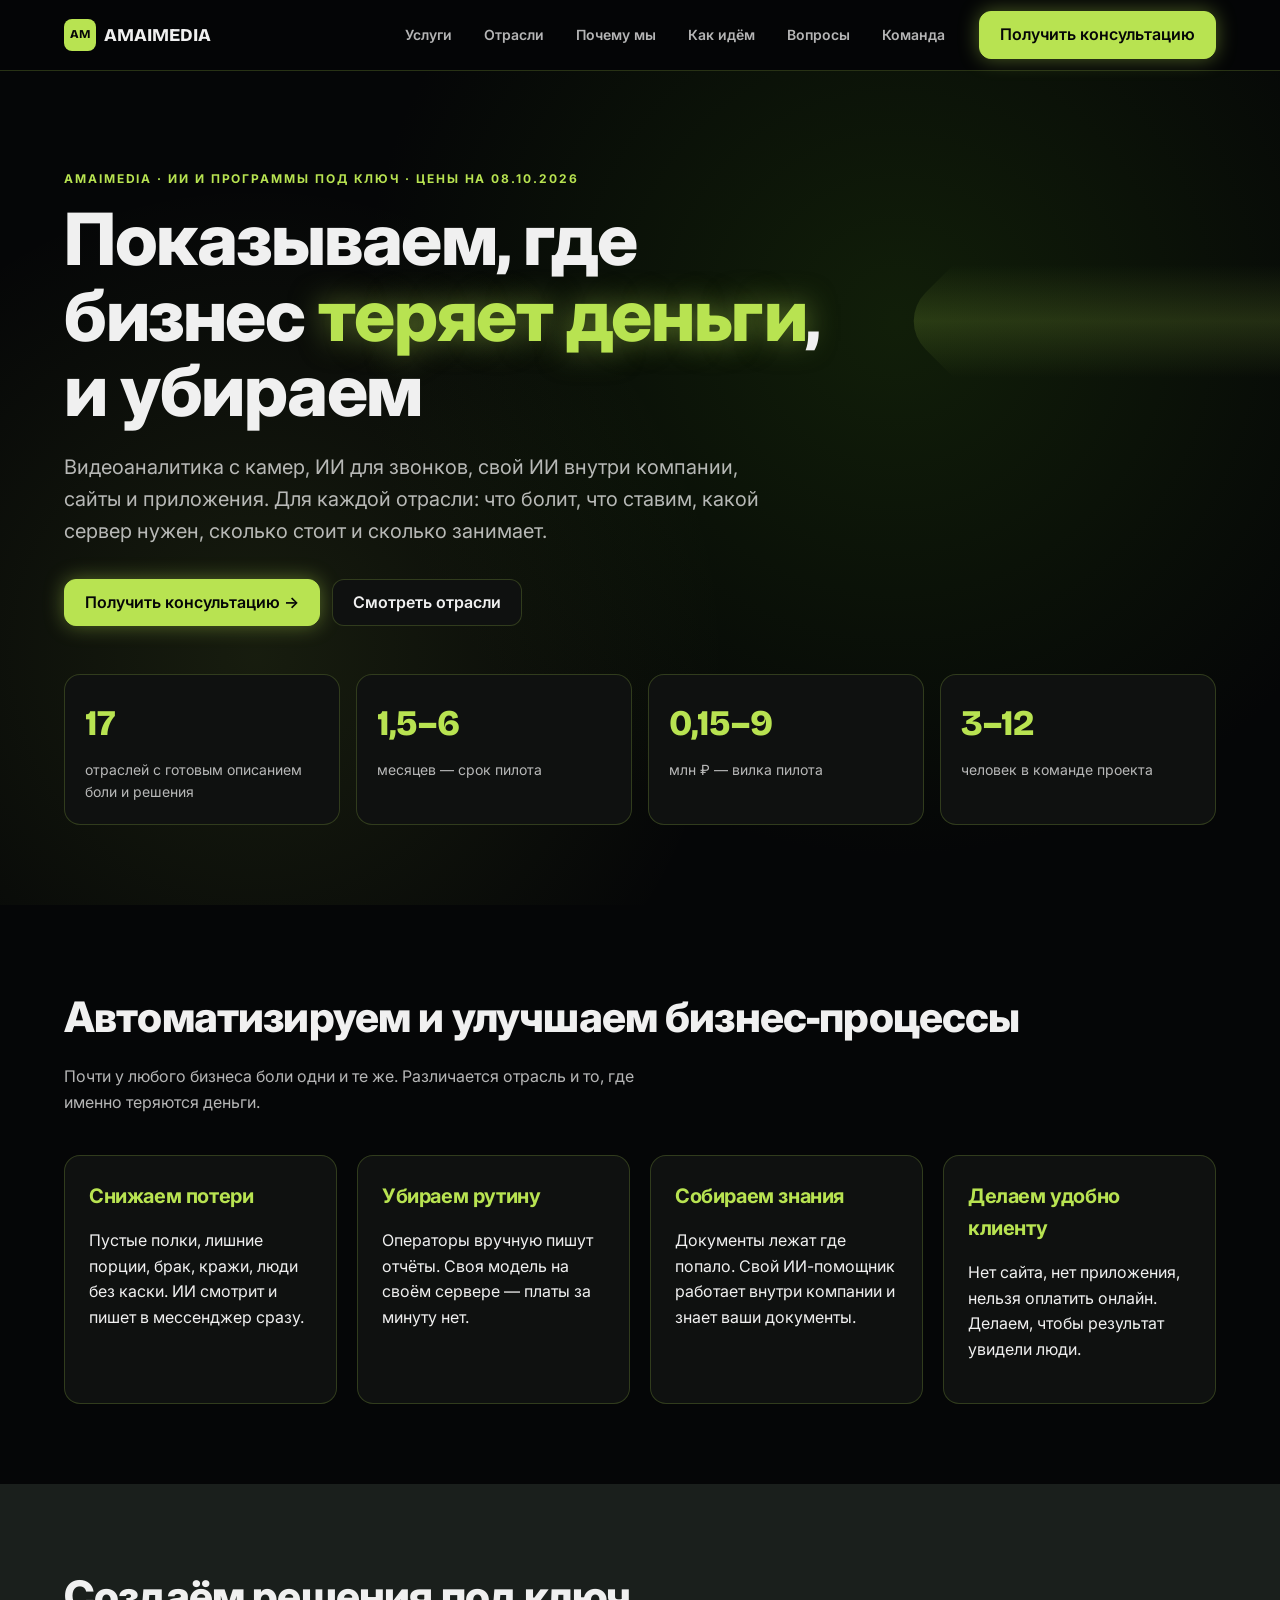
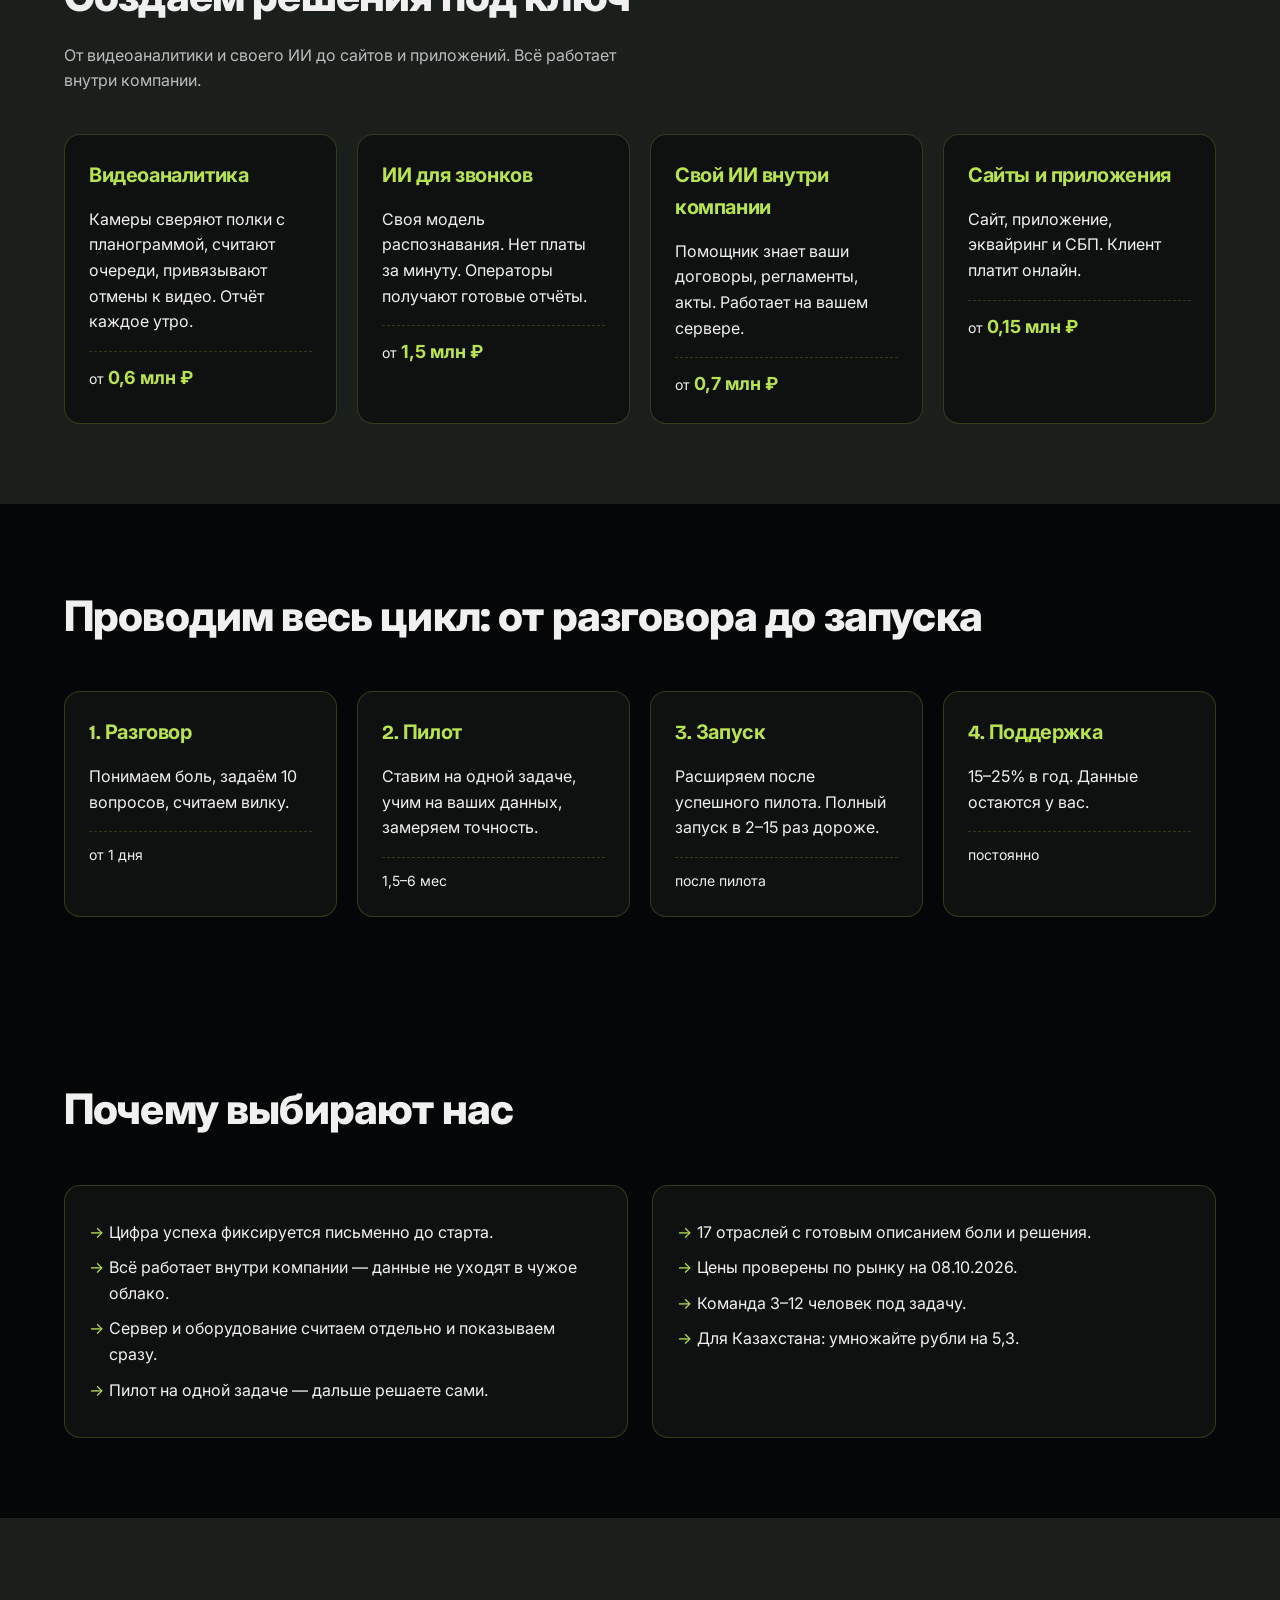
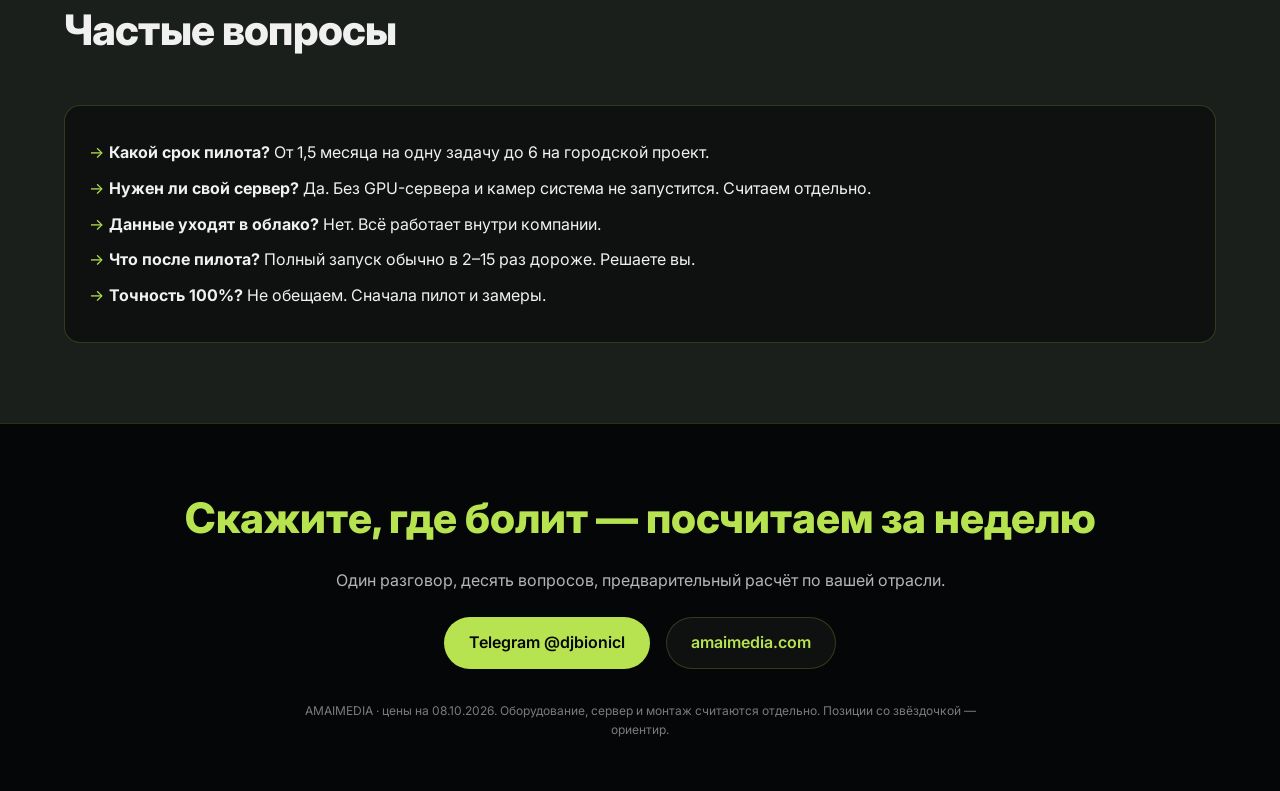
<file: index.html>
<!DOCTYPE html>
<html lang="ru">
<head>
  <meta charset="utf-8">
  <meta name="viewport" content="width=device-width, initial-scale=1">
  <title>AMAIMEDIA — ИИ и программы под ключ для бизнеса</title>
  <meta name="description" content="Показываем, где бизнес теряет деньги, и убираем. Видеоаналитика, ИИ для звонков, свой ИИ, сайты и приложения.">
  <link rel="preconnect" href="https://fonts.googleapis.com">
  <link href="https://fonts.googleapis.com/css2?family=Bricolage+Grotesque:wght@600;700;800&family=Inter:wght@400;500;600;700&display=swap" rel="stylesheet">
  <link rel="stylesheet" href="styles.css">
</head>
<body>
  <header class="topbar">
    <div class="wrap">
      <div class="logo"><span>AM</span> AMAIMEDIA</div>
      <nav>
        <a href="#uslugi">Услуги</a>
        <a href="industries.html">Отрасли</a>
        <a href="#pochemu">Почему мы</a>
        <a href="#kak">Как идём</a>
        <a href="#voprosy">Вопросы</a>
        <a href="about.html">Команда</a>
      </nav>
      <a href="https://t.me/djbionicl" class="btn primary" target="_blank">Получить консультацию</a>
    </div>
  </header>
  <section class="hero">
    <div class="wrap">
      <div style="font:700 12px Inter; letter-spacing:0.16em; text-transform:uppercase; color:var(--accent); margin-bottom:18px;">AMAIMEDIA · ИИ и программы под ключ · цены на 08.10.2026</div>
      <h1>Показываем, где бизнес <span>теряет деньги</span>, и убираем</h1>
      <p class="lead">Видеоаналитика с камер, ИИ для звонков, свой ИИ внутри компании, сайты и приложения. Для каждой отрасли: что болит, что ставим, какой сервер нужен, сколько стоит и сколько занимает.</p>
      <div style="display:flex; gap:12px; flex-wrap:wrap; align-items:center;">
        <a href="https://t.me/djbionicl" class="btn primary" target="_blank">Получить консультацию →</a>
        <a href="industries.html" class="btn">Смотреть отрасли</a>
      </div>
      <div class="kpis">
        <div class="kpi"><div class="v">17</div><div class="k">отраслей с готовым описанием боли и решения</div></div>
        <div class="kpi"><div class="v">1,5–6</div><div class="k">месяцев — срок пилота</div></div>
        <div class="kpi"><div class="v">0,15–9</div><div class="k">млн ₽ — вилка пилота</div></div>
        <div class="kpi"><div class="v">3–12</div><div class="k">человек в команде проекта</div></div>
      </div>
    </div>
  </section>
  <section id="boli">
    <div class="wrap">
      <div class="sh">
        <h2>Автоматизируем и улучшаем бизнес-процессы</h2>
        <p>Почти у любого бизнеса боли одни и те же. Различается отрасль и то, где именно теряются деньги.</p>
      </div>
      <div class="cards">
        <div class="card"><h3>Снижаем потери</h3><p>Пустые полки, лишние порции, брак, кражи, люди без каски. ИИ смотрит и пишет в мессенджер сразу.</p></div>
        <div class="card"><h3>Убираем рутину</h3><p>Операторы вручную пишут отчёты. Своя модель на своём сервере — платы за минуту нет.</p></div>
        <div class="card"><h3>Собираем знания</h3><p>Документы лежат где попало. Свой ИИ-помощник работает внутри компании и знает ваши документы.</p></div>
        <div class="card"><h3>Делаем удобно клиенту</h3><p>Нет сайта, нет приложения, нельзя оплатить онлайн. Делаем, чтобы результат увидели люди.</p></div>
      </div>
    </div>
  </section>
  <section id="uslugi" style="background:var(--surface2);">
    <div class="wrap">
      <div class="sh">
        <h2>Создаём решения под ключ</h2>
        <p>От видеоаналитики и своего ИИ до сайтов и приложений. Всё работает внутри компании.</p>
      </div>
      <div class="cards">
        <div class="card"><h3>Видеоаналитика</h3><p>Камеры сверяют полки с планограммой, считают очереди, привязывают отмены к видео. Отчёт каждое утро.</p><div class="from">от <b>0,6 млн ₽</b></div></div>
        <div class="card"><h3>ИИ для звонков</h3><p>Своя модель распознавания. Нет платы за минуту. Операторы получают готовые отчёты.</p><div class="from">от <b>1,5 млн ₽</b></div></div>
        <div class="card"><h3>Свой ИИ внутри компании</h3><p>Помощник знает ваши договоры, регламенты, акты. Работает на вашем сервере.</p><div class="from">от <b>0,7 млн ₽</b></div></div>
        <div class="card"><h3>Сайты и приложения</h3><p>Сайт, приложение, эквайринг и СБП. Клиент платит онлайн.</p><div class="from">от <b>0,15 млн ₽</b></div></div>
      </div>
    </div>
  </section>
  <section id="kak">
    <div class="wrap">
      <div class="sh"><h2>Проводим весь цикл: от разговора до запуска</h2></div>
      <div class="cards">
        <div class="card"><h3>1. Разговор</h3><p>Понимаем боль, задаём 10 вопросов, считаем вилку.</p><div class="from">от 1 дня</div></div>
        <div class="card"><h3>2. Пилот</h3><p>Ставим на одной задаче, учим на ваших данных, замеряем точность.</p><div class="from">1,5–6 мес</div></div>
        <div class="card"><h3>3. Запуск</h3><p>Расширяем после успешного пилота. Полный запуск в 2–15 раз дороже.</p><div class="from">после пилота</div></div>
        <div class="card"><h3>4. Поддержка</h3><p>15–25% в год. Данные остаются у вас.</p><div class="from">постоянно</div></div>
      </div>
    </div>
  </section>
  <section id="pochemu">
    <div class="wrap">
      <div class="sh"><h2>Почему выбирают нас</h2></div>
      <div class="grid2">
        <div class="plain"><ul><li>Цифра успеха фиксируется письменно до старта.</li><li>Всё работает внутри компании — данные не уходят в чужое облако.</li><li>Сервер и оборудование считаем отдельно и показываем сразу.</li><li>Пилот на одной задаче — дальше решаете сами.</li></ul></div>
        <div class="plain"><ul><li>17 отраслей с готовым описанием боли и решения.</li><li>Цены проверены по рынку на 08.10.2026.</li><li>Команда 3–12 человек под задачу.</li><li>Для Казахстана: умножайте рубли на 5,3.</li></ul></div>
      </div>
    </div>
  </section>
  <section id="voprosy" style="background:var(--surface2);">
    <div class="wrap">
      <div class="sh"><h2>Частые вопросы</h2></div>
      <div class="plain"><ul>
        <li><b>Какой срок пилота?</b> От 1,5 месяца на одну задачу до 6 на городской проект.</li>
        <li><b>Нужен ли свой сервер?</b> Да. Без GPU-сервера и камер система не запустится. Считаем отдельно.</li>
        <li><b>Данные уходят в облако?</b> Нет. Всё работает внутри компании.</li>
        <li><b>Что после пилота?</b> Полный запуск обычно в 2–15 раз дороже. Решаете вы.</li>
        <li><b>Точность 100%?</b> Не обещаем. Сначала пилот и замеры.</li>
      </ul></div>
    </div>
  </section>
  <footer>
    <div class="wrap">
      <div class="fm">Скажите, где болит — посчитаем за неделю</div>
      <p style="color:var(--text2); margin:16px 0 24px;">Один разговор, десять вопросов, предварительный расчёт по вашей отрасли.</p>
      <div class="cont">
        <a class="primary" href="https://t.me/djbionicl" target="_blank">Telegram @djbionicl</a>
        <a href="https://amaimedia.com" target="_blank">amaimedia.com</a>
      </div>
      <p style="font-size:12px; color:var(--muted); margin-top:32px; max-width:720px; margin-left:auto; margin-right:auto;">AMAIMEDIA · цены на 08.10.2026. Оборудование, сервер и монтаж считаются отдельно. Позиции со звёздочкой — ориентир.</p>
    </div>
  </footer>
</body>
</html>
</file>
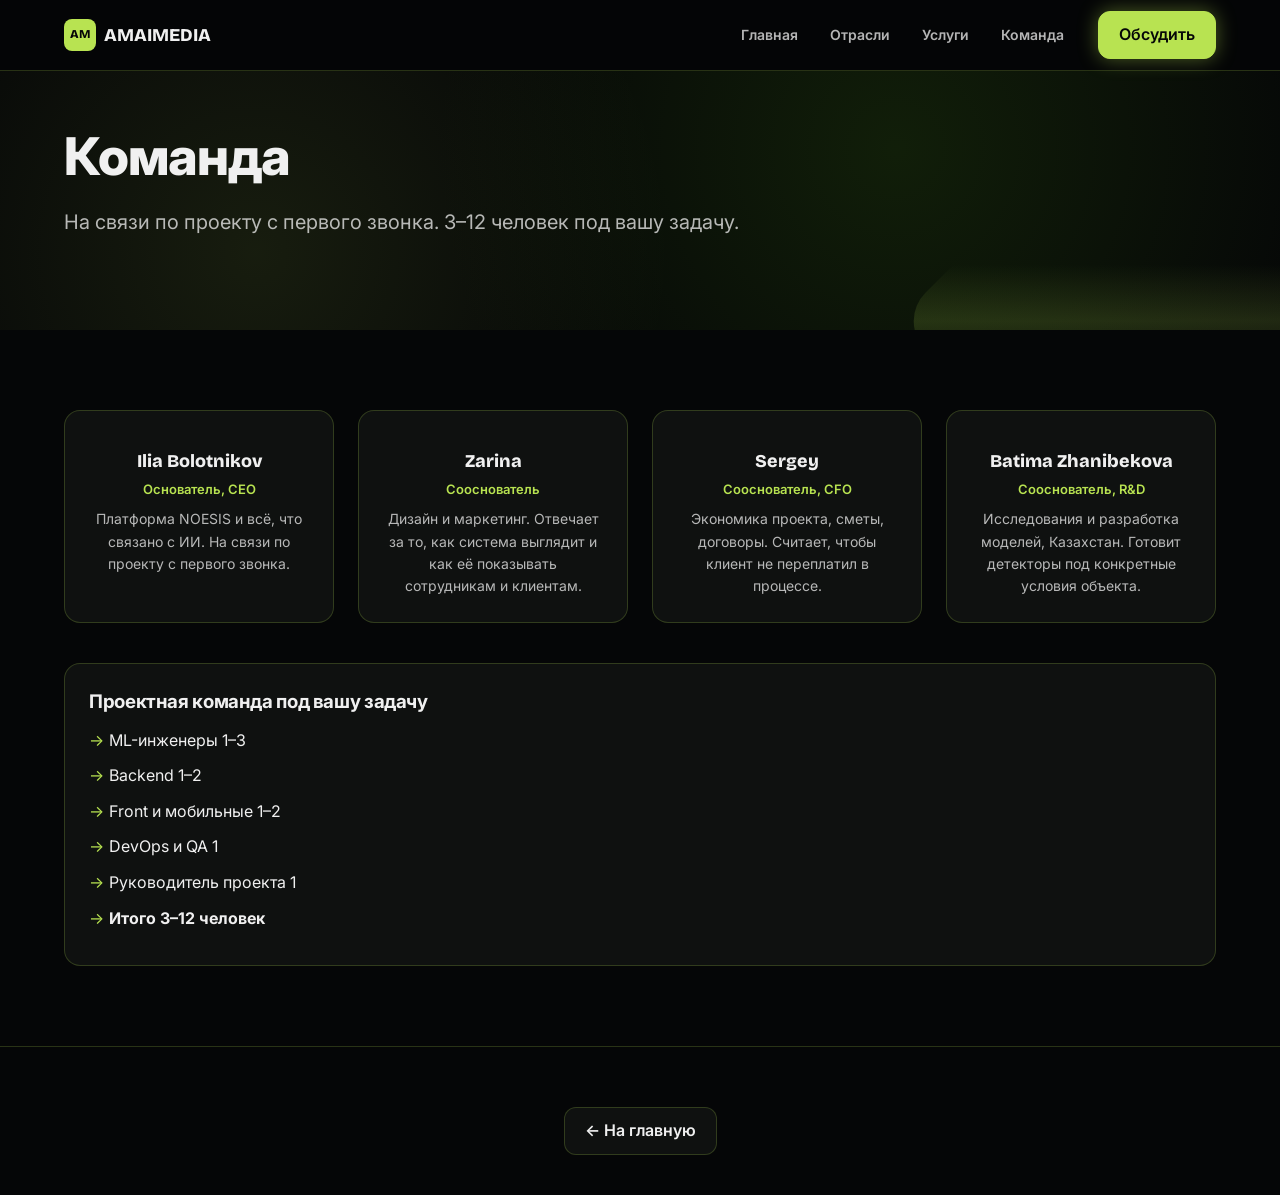
<file: about.html>
<!DOCTYPE html>
<html lang="ru">
<head>
  <meta charset="utf-8">
  <meta name="viewport" content="width=device-width, initial-scale=1">
  <title>Команда — AMAIMEDIA</title>
  <link href="https://fonts.googleapis.com/css2?family=Bricolage+Grotesque:wght@600;700;800&family=Inter:wght@400;500;600&display=swap" rel="stylesheet">
  <link rel="stylesheet" href="styles.css">
  <style>
    .team { display:grid; grid-template-columns:repeat(auto-fit,minmax(220px,1fr)); gap:24px; }
    .pers { background:var(--surface); border:1px solid var(--line); border-radius:16px; padding:24px; text-align:center; }
    .pers .nm { font-family:var(--display); font-weight:800; font-size:18px; margin-top:12px; }
    .pers .rl { color:var(--accent); font-size:13px; font-weight:600; margin:4px 0 8px; }
    .pers .bio { font-size:14px; color:var(--text2); }
  </style>
</head>
<body>
  <header class="topbar">
    <div class="wrap">
      <div class="logo"><span>AM</span> AMAIMEDIA</div>
      <nav>
        <a href="index.html">Главная</a>
        <a href="industries.html">Отрасли</a>
        <a href="services.html">Услуги</a>
        <a href="about.html">Команда</a>
      </nav>
      <a href="https://t.me/djbionicl" class="btn primary" target="_blank">Обсудить</a>
    </div>
  </header>
  <section class="hero" style="padding:60px 0;">
    <div class="wrap">
      <h1 style="font-size:clamp(32px,5vw,52px);">Команда</h1>
      <p class="lead">На связи по проекту с первого звонка. 3–12 человек под вашу задачу.</p>
    </div>
  </section>
  <section>
    <div class="wrap">
      <div class="team">
        <div class="pers">
          <div class="nm">Ilia Bolotnikov</div>
          <div class="rl">Основатель, CEO</div>
          <div class="bio">Платформа NOESIS и всё, что связано с ИИ. На связи по проекту с первого звонка.</div>
        </div>
        <div class="pers">
          <div class="nm">Zarina</div>
          <div class="rl">Сооснователь</div>
          <div class="bio">Дизайн и маркетинг. Отвечает за то, как система выглядит и как её показывать сотрудникам и клиентам.</div>
        </div>
        <div class="pers">
          <div class="nm">Sergey</div>
          <div class="rl">Сооснователь, CFO</div>
          <div class="bio">Экономика проекта, сметы, договоры. Считает, чтобы клиент не переплатил в процессе.</div>
        </div>
        <div class="pers">
          <div class="nm">Batima Zhanibekova</div>
          <div class="rl">Сооснователь, R&D</div>
          <div class="bio">Исследования и разработка моделей, Казахстан. Готовит детекторы под конкретные условия объекта.</div>
        </div>
      </div>
      <div class="plain" style="margin-top:40px;">
        <h3>Проектная команда под вашу задачу</h3>
        <ul>
          <li>ML-инженеры 1–3</li>
          <li>Backend 1–2</li>
          <li>Front и мобильные 1–2</li>
          <li>DevOps и QA 1</li>
          <li>Руководитель проекта 1</li>
          <li><b>Итого 3–12 человек</b></li>
        </ul>
      </div>
    </div>
  </section>
  <footer>
    <div class="wrap">
      <a href="index.html" class="btn">← На главную</a>
    </div>
  </footer>
</body>
</html>
</file>
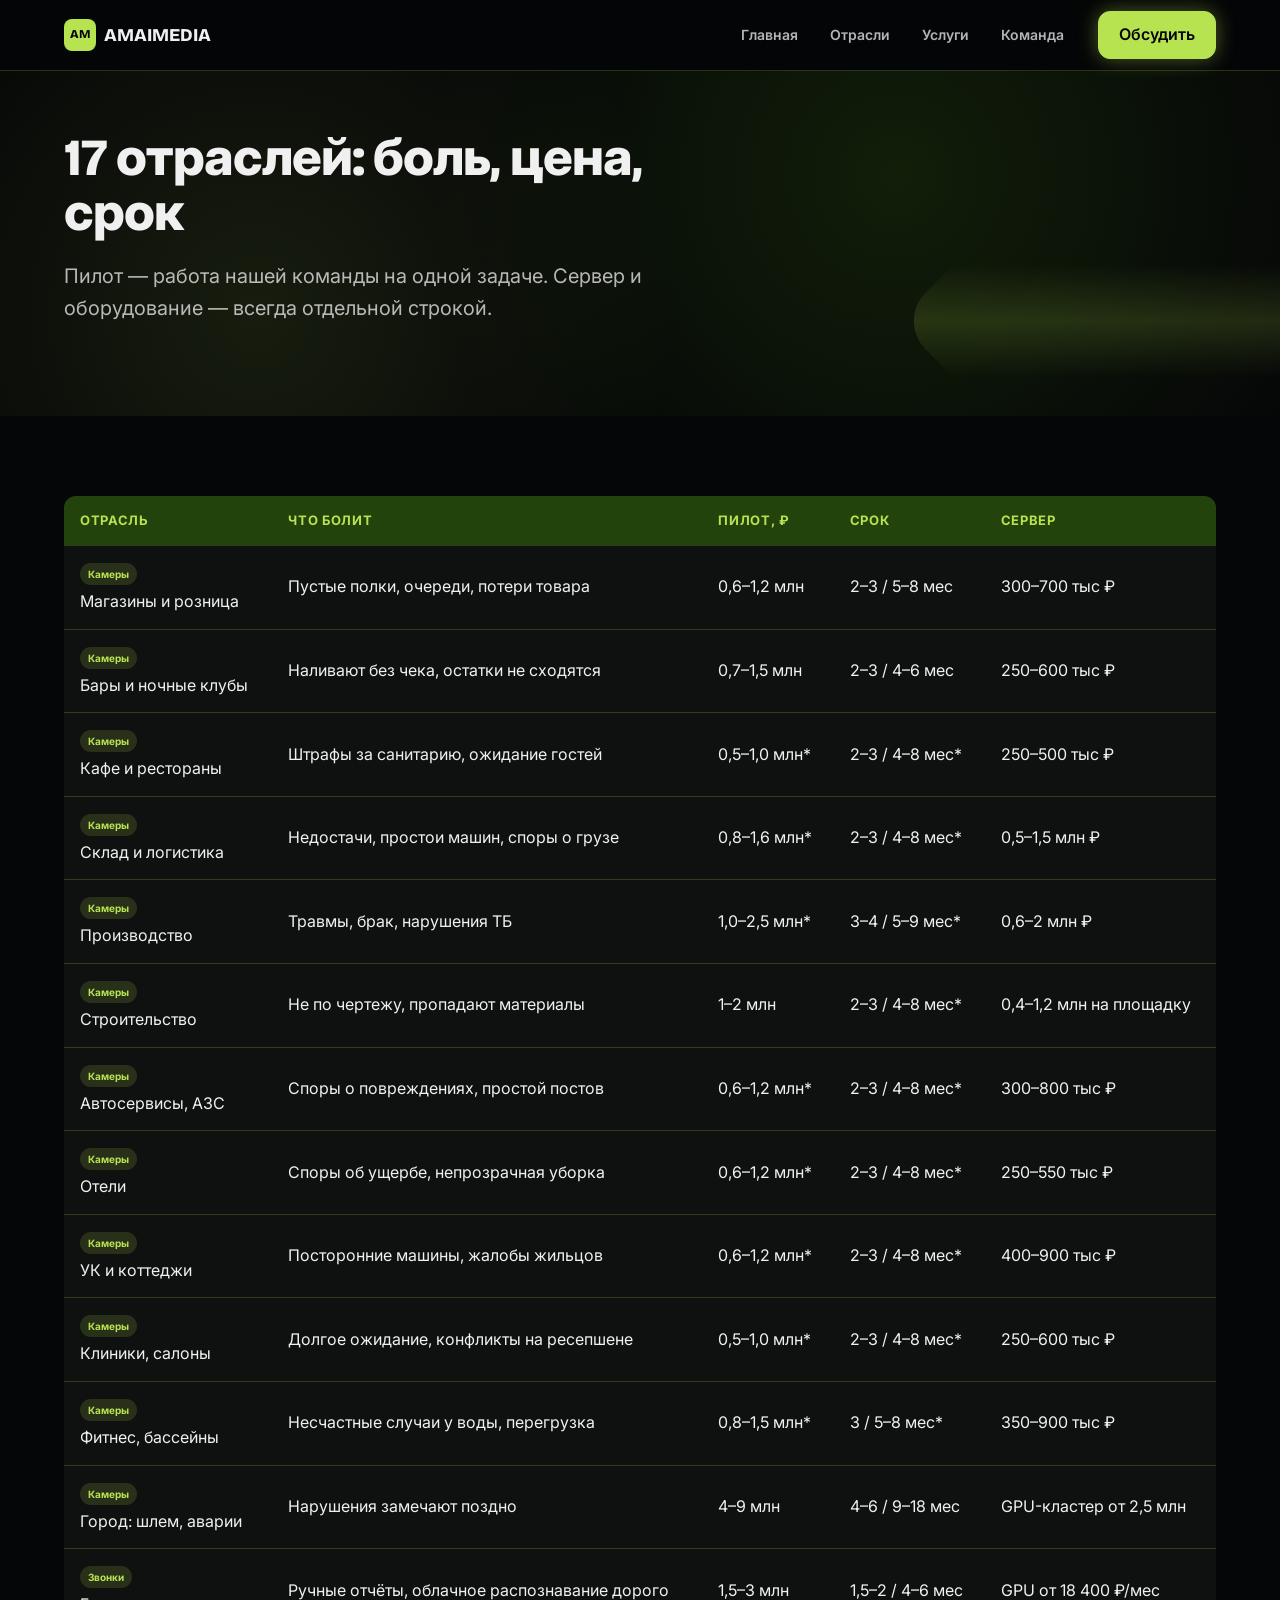
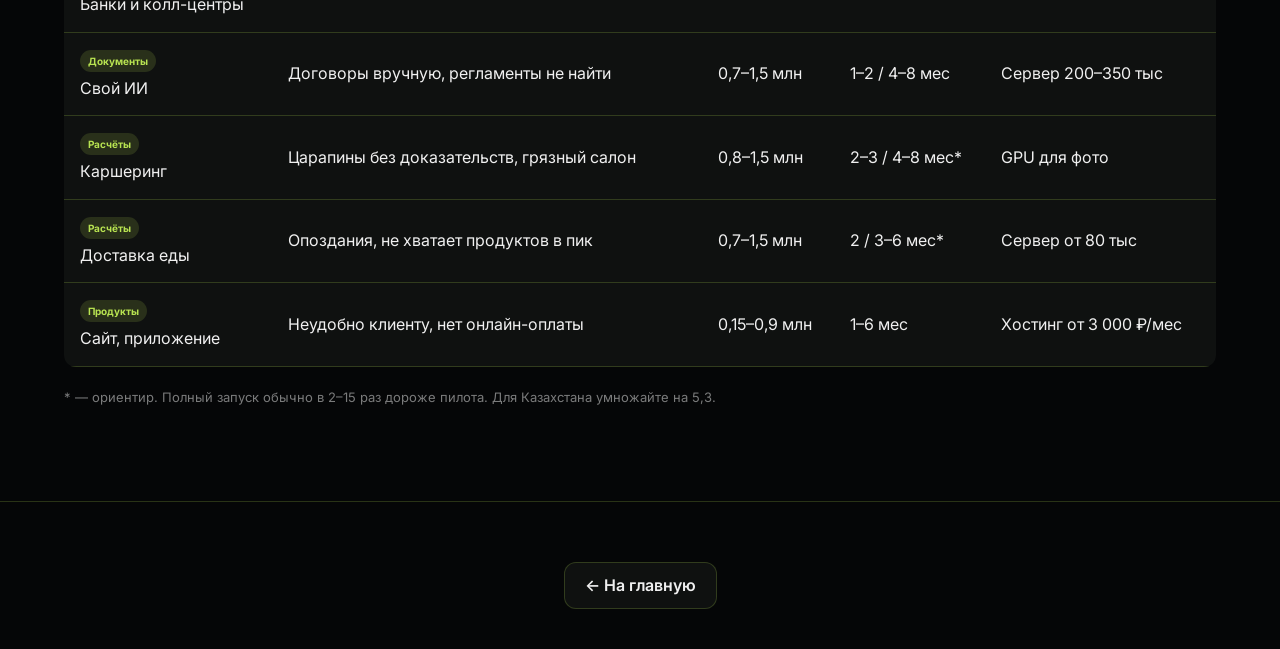
<file: industries.html>
<!DOCTYPE html>
<html lang="ru">
<head>
  <meta charset="utf-8">
  <meta name="viewport" content="width=device-width, initial-scale=1">
  <title>Отрасли — AMAIMEDIA</title>
  <link href="https://fonts.googleapis.com/css2?family=Bricolage+Grotesque:wght@600;700;800&family=Inter:wght@400;500;600&display=swap" rel="stylesheet">
  <link rel="stylesheet" href="styles.css">
  <style>
    table { width:100%; border-collapse:collapse; background:var(--surface); border-radius:12px; overflow:hidden; }
    th, td { padding:14px 16px; text-align:left; border-bottom:1px solid var(--line); }
    th { background:var(--accent-dark); color:var(--accent); font-size:13px; text-transform:uppercase; letter-spacing:0.05em; }
    tr:hover { background:rgba(184,227,81,0.05); }
    .tag { display:inline-block; font-size:10px; font-weight:700; padding:3px 8px; border-radius:20px; background:rgba(184,227,81,0.15); color:var(--accent); margin-bottom:4px; }
  </style>
</head>
<body>
  <header class="topbar">
    <div class="wrap">
      <div class="logo"><span>AM</span> AMAIMEDIA</div>
      <nav>
        <a href="index.html">Главная</a>
        <a href="industries.html">Отрасли</a>
        <a href="services.html">Услуги</a>
        <a href="about.html">Команда</a>
      </nav>
      <a href="https://t.me/djbionicl" class="btn primary" target="_blank">Обсудить</a>
    </div>
  </header>
  <section class="hero" style="padding:60px 0;">
    <div class="wrap">
      <h1 style="font-size:clamp(32px,5vw,52px);">17 отраслей: боль, цена, срок</h1>
      <p class="lead">Пилот — работа нашей команды на одной задаче. Сервер и оборудование — всегда отдельной строкой.</p>
    </div>
  </section>
  <section>
    <div class="wrap">
      <div style="overflow-x:auto;">
        <table>
          <thead><tr><th>Отрасль</th><th>Что болит</th><th>Пилот, ₽</th><th>Срок</th><th>Сервер</th></tr></thead>
          <tbody>
            <tr><td><span class="tag">Камеры</span><br>Магазины и розница</td><td>Пустые полки, очереди, потери товара</td><td>0,6–1,2 млн</td><td>2–3 / 5–8 мес</td><td>300–700 тыс ₽</td></tr>
            <tr><td><span class="tag">Камеры</span><br>Бары и ночные клубы</td><td>Наливают без чека, остатки не сходятся</td><td>0,7–1,5 млн</td><td>2–3 / 4–6 мес</td><td>250–600 тыс ₽</td></tr>
            <tr><td><span class="tag">Камеры</span><br>Кафе и рестораны</td><td>Штрафы за санитарию, ожидание гостей</td><td>0,5–1,0 млн*</td><td>2–3 / 4–8 мес*</td><td>250–500 тыс ₽</td></tr>
            <tr><td><span class="tag">Камеры</span><br>Склад и логистика</td><td>Недостачи, простои машин, споры о грузе</td><td>0,8–1,6 млн*</td><td>2–3 / 4–8 мес*</td><td>0,5–1,5 млн ₽</td></tr>
            <tr><td><span class="tag">Камеры</span><br>Производство</td><td>Травмы, брак, нарушения ТБ</td><td>1,0–2,5 млн*</td><td>3–4 / 5–9 мес*</td><td>0,6–2 млн ₽</td></tr>
            <tr><td><span class="tag">Камеры</span><br>Строительство</td><td>Не по чертежу, пропадают материалы</td><td>1–2 млн</td><td>2–3 / 4–8 мес*</td><td>0,4–1,2 млн на площадку</td></tr>
            <tr><td><span class="tag">Камеры</span><br>Автосервисы, АЗС</td><td>Споры о повреждениях, простой постов</td><td>0,6–1,2 млн*</td><td>2–3 / 4–8 мес*</td><td>300–800 тыс ₽</td></tr>
            <tr><td><span class="tag">Камеры</span><br>Отели</td><td>Споры об ущербе, непрозрачная уборка</td><td>0,6–1,2 млн*</td><td>2–3 / 4–8 мес*</td><td>250–550 тыс ₽</td></tr>
            <tr><td><span class="tag">Камеры</span><br>УК и коттеджи</td><td>Посторонние машины, жалобы жильцов</td><td>0,6–1,2 млн*</td><td>2–3 / 4–8 мес*</td><td>400–900 тыс ₽</td></tr>
            <tr><td><span class="tag">Камеры</span><br>Клиники, салоны</td><td>Долгое ожидание, конфликты на ресепшене</td><td>0,5–1,0 млн*</td><td>2–3 / 4–8 мес*</td><td>250–600 тыс ₽</td></tr>
            <tr><td><span class="tag">Камеры</span><br>Фитнес, бассейны</td><td>Несчастные случаи у воды, перегрузка</td><td>0,8–1,5 млн*</td><td>3 / 5–8 мес*</td><td>350–900 тыс ₽</td></tr>
            <tr><td><span class="tag">Камеры</span><br>Город: шлем, аварии</td><td>Нарушения замечают поздно</td><td>4–9 млн</td><td>4–6 / 9–18 мес</td><td>GPU-кластер от 2,5 млн</td></tr>
            <tr><td><span class="tag">Звонки</span><br>Банки и колл-центры</td><td>Ручные отчёты, облачное распознавание дорого</td><td>1,5–3 млн</td><td>1,5–2 / 4–6 мес</td><td>GPU от 18 400 ₽/мес</td></tr>
            <tr><td><span class="tag">Документы</span><br>Свой ИИ</td><td>Договоры вручную, регламенты не найти</td><td>0,7–1,5 млн</td><td>1–2 / 4–8 мес</td><td>Сервер 200–350 тыс</td></tr>
            <tr><td><span class="tag">Расчёты</span><br>Каршеринг</td><td>Царапины без доказательств, грязный салон</td><td>0,8–1,5 млн</td><td>2–3 / 4–8 мес*</td><td>GPU для фото</td></tr>
            <tr><td><span class="tag">Расчёты</span><br>Доставка еды</td><td>Опоздания, не хватает продуктов в пик</td><td>0,7–1,5 млн</td><td>2 / 3–6 мес*</td><td>Сервер от 80 тыс</td></tr>
            <tr><td><span class="tag">Продукты</span><br>Сайт, приложение</td><td>Неудобно клиенту, нет онлайн-оплаты</td><td>0,15–0,9 млн</td><td>1–6 мес</td><td>Хостинг от 3 000 ₽/мес</td></tr>
          </tbody>
        </table>
      </div>
      <p style="margin-top:20px; font-size:13px; color:var(--muted);">* — ориентир. Полный запуск обычно в 2–15 раз дороже пилота. Для Казахстана умножайте на 5,3.</p>
    </div>
  </section>
  <footer>
    <div class="wrap">
      <a href="index.html" class="btn">← На главную</a>
    </div>
  </footer>
</body>
</html>
</file>
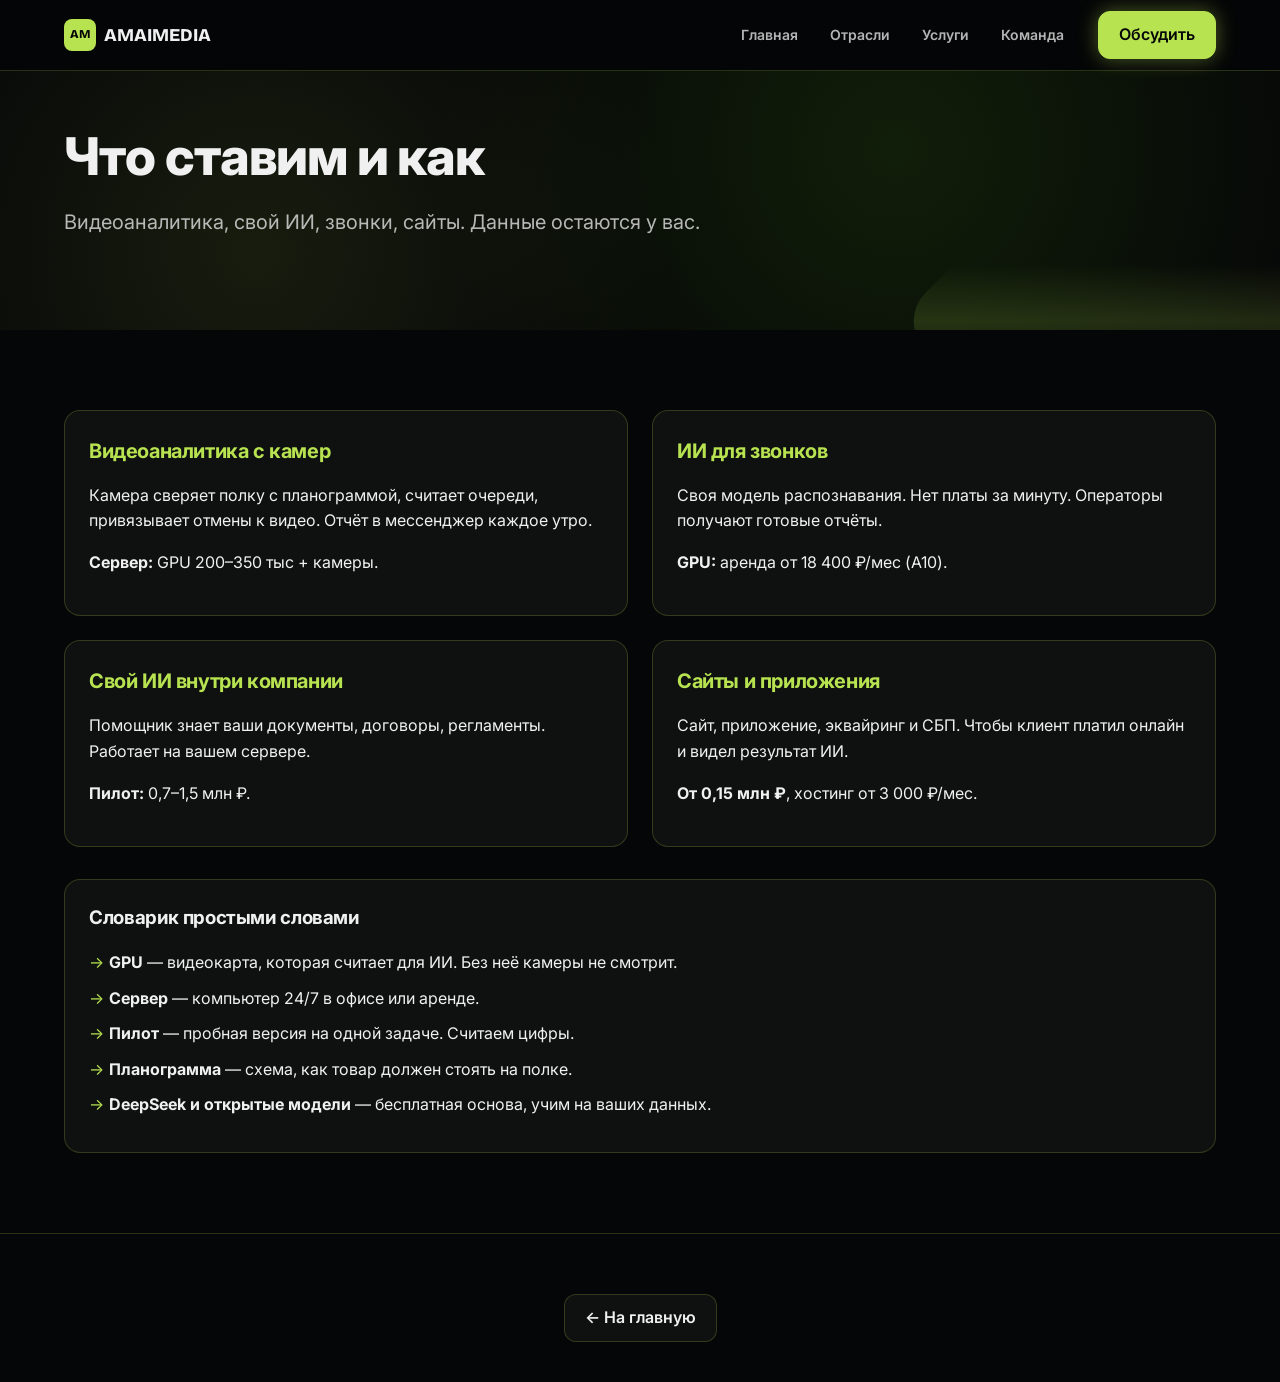
<file: services.html>
<!DOCTYPE html>
<html lang="ru">
<head>
  <meta charset="utf-8">
  <meta name="viewport" content="width=device-width, initial-scale=1">
  <title>Услуги и решения — AMAIMEDIA</title>
  <link href="https://fonts.googleapis.com/css2?family=Bricolage+Grotesque:wght@600;700;800&family=Inter:wght@400;500;600&display=swap" rel="stylesheet">
  <link rel="stylesheet" href="styles.css">
</head>
<body>
  <header class="topbar">
    <div class="wrap">
      <div class="logo"><span>AM</span> AMAIMEDIA</div>
      <nav>
        <a href="index.html">Главная</a>
        <a href="industries.html">Отрасли</a>
        <a href="services.html">Услуги</a>
        <a href="about.html">Команда</a>
      </nav>
      <a href="https://t.me/djbionicl" class="btn primary" target="_blank">Обсудить</a>
    </div>
  </header>
  <section class="hero" style="padding:60px 0;">
    <div class="wrap">
      <h1 style="font-size:clamp(32px,5vw,52px);">Что ставим и как</h1>
      <p class="lead">Видеоаналитика, свой ИИ, звонки, сайты. Данные остаются у вас.</p>
    </div>
  </section>
  <section>
    <div class="wrap">
      <div class="grid2">
        <div class="card">
          <h3>Видеоаналитика с камер</h3>
          <p>Камера сверяет полку с планограммой, считает очереди, привязывает отмены к видео. Отчёт в мессенджер каждое утро.</p>
          <p><b>Сервер:</b> GPU 200–350 тыс + камеры.</p>
        </div>
        <div class="card">
          <h3>ИИ для звонков</h3>
          <p>Своя модель распознавания. Нет платы за минуту. Операторы получают готовые отчёты.</p>
          <p><b>GPU:</b> аренда от 18 400 ₽/мес (A10).</p>
        </div>
        <div class="card">
          <h3>Свой ИИ внутри компании</h3>
          <p>Помощник знает ваши документы, договоры, регламенты. Работает на вашем сервере.</p>
          <p><b>Пилот:</b> 0,7–1,5 млн ₽.</p>
        </div>
        <div class="card">
          <h3>Сайты и приложения</h3>
          <p>Сайт, приложение, эквайринг и СБП. Чтобы клиент платил онлайн и видел результат ИИ.</p>
          <p><b>От 0,15 млн ₽</b>, хостинг от 3 000 ₽/мес.</p>
        </div>
      </div>
      <div class="plain" style="margin-top:32px;">
        <h3 style="margin-bottom:16px;">Словарик простыми словами</h3>
        <ul>
          <li><b>GPU</b> — видеокарта, которая считает для ИИ. Без неё камеры не смотрит.</li>
          <li><b>Сервер</b> — компьютер 24/7 в офисе или аренде.</li>
          <li><b>Пилот</b> — пробная версия на одной задаче. Считаем цифры.</li>
          <li><b>Планограмма</b> — схема, как товар должен стоять на полке.</li>
          <li><b>DeepSeek и открытые модели</b> — бесплатная основа, учим на ваших данных.</li>
        </ul>
      </div>
    </div>
  </section>
  <footer>
    <div class="wrap">
      <a href="index.html" class="btn">← На главную</a>
    </div>
  </footer>
</body>
</html>
</file>
<file: styles.css>
/* Neon Green Dark Theme for AMAIMEDIA Landing */
:root {
  --bg: #050607;
  --surface: #0f1110;
  --surface2: #1a1f1c;
  --accent: #B8E351;
  --accent-dark: #23430C;
  --text: #f0f0f0;
  --text2: rgba(240,240,240,0.75);
  --muted: rgba(240,240,240,0.5);
  --line: rgba(184,227,81,0.2);
  --glow: 0 0 20px rgba(184,227,81,0.4);
  --display: 'Bricolage Grotesque', 'Inter', system-ui, sans-serif;
  --body: 'Inter', system-ui, sans-serif;
}
* { box-sizing: border-box; }
html { scroll-behavior: smooth; }
body { margin: 0; background: var(--bg); color: var(--text); font-family: var(--body); font-size: 16px; line-height: 1.6; }
h1, h2, h3, h4 { font-family: var(--display); letter-spacing: -0.02em; margin: 0; }
a { color: var(--accent); text-decoration: none; }
a:hover { text-decoration: underline; }
.wrap { max-width: 1200px; margin: 0 auto; padding: 0 24px; }
.topbar { position: sticky; top: 0; z-index: 100; background: rgba(5,6,7,0.9); backdrop-filter: blur(12px); border-bottom: 1px solid var(--line); }
.topbar .wrap { display: flex; align-items: center; height: 70px; gap: 20px; }
.logo { font-family: var(--display); font-weight: 800; font-size: 18px; display: flex; align-items: center; gap: 8px; }
.logo span { background: var(--accent); color: #050607; width: 32px; height: 32px; border-radius: 8px; display: grid; place-items: center; font-size: 12px; font-weight: 900; }
nav { display: flex; gap: 4px; margin-left: auto; }
nav a { font-size: 14px; font-weight: 600; color: var(--text2); padding: 8px 14px; border-radius: 20px; }
nav a:hover { background: var(--surface2); color: var(--accent); text-decoration: none; }
.btn { display: inline-flex; align-items: center; gap: 8px; background: var(--surface); color: var(--text); border: 1px solid var(--line); border-radius: 12px; padding: 10px 20px; font-weight: 600; cursor: pointer; transition: 0.2s; }
.btn:hover { border-color: var(--accent); }
.btn.primary { background: var(--accent); color: #050607; border-color: var(--accent); box-shadow: var(--glow); }
.btn.primary:hover { transform: translateY(-1px); box-shadow: 0 0 30px rgba(184,227,81,0.6); }
.hero { padding: 100px 0 80px; position: relative; overflow: hidden; background: radial-gradient(circle at 70% 30%, rgba(35,67,12,0.4), transparent 50%), radial-gradient(circle at 20% 70%, rgba(184,227,81,0.1), transparent 40%); }
.hero h1 { font-size: clamp(40px, 6vw, 72px); font-weight: 800; max-width: 18ch; line-height: 1.05; }
.hero h1 span { color: var(--accent); text-shadow: 0 0 30px rgba(184,227,81,0.5); }
.hero .lead { font-size: 20px; color: var(--text2); max-width: 55ch; margin: 20px 0 32px; }
.kpis { display: grid; grid-template-columns: repeat(4, 1fr); gap: 16px; margin-top: 48px; }
.kpi { background: var(--surface); border: 1px solid var(--line); border-radius: 16px; padding: 20px; }
.kpi .v { font-family: var(--display); font-size: 36px; font-weight: 800; color: var(--accent); }
.kpi .k { font-size: 14px; color: var(--text2); margin-top: 6px; }
section { padding: 80px 0; }
.sh { margin-bottom: 40px; }
.sh h2 { font-size: clamp(28px, 4vw, 42px); font-weight: 800; }
.sh p { color: var(--text2); max-width: 60ch; margin-top: 12px; }
.cards { display: grid; grid-template-columns: repeat(auto-fit, minmax(260px, 1fr)); gap: 20px; }
.card { background: var(--surface); border: 1px solid var(--line); border-radius: 16px; padding: 24px; transition: 0.2s; }
.card:hover { border-color: var(--accent); box-shadow: 0 0 20px rgba(184,227,81,0.15); }
.card h3 { font-size: 20px; margin-bottom: 8px; color: var(--accent); }
.card .from { margin-top: 16px; padding-top: 12px; border-top: 1px dashed var(--line); font-size: 14px; }
.card .from b { color: var(--accent); font-size: 18px; }
.grid2 { display: grid; grid-template-columns: 1fr 1fr; gap: 24px; }
.plain { background: var(--surface); border-radius: 16px; padding: 24px; border: 1px solid var(--line); }
.plain ul { list-style: none; padding: 0; margin: 0; }
.plain li { margin: 10px 0; padding-left: 20px; position: relative; }
.plain li:before { content: "→"; position: absolute; left: 0; color: var(--accent); }
footer { padding: 60px 0 40px; border-top: 1px solid var(--line); text-align: center; }
footer .fm { font-size: clamp(28px, 4vw, 42px); font-weight: 800; color: var(--accent); }
.cont { display: flex; gap: 16px; justify-content: center; margin-top: 24px; flex-wrap: wrap; }
.cont a { background: var(--surface); border: 1px solid var(--line); padding: 12px 24px; border-radius: 40px; font-weight: 600; }
.cont a.primary { background: var(--accent); color: #050607; }
@media (max-width: 900px) { .kpis, .cards, .grid2 { grid-template-columns: 1fr; } nav { display: none; } .hero { padding: 60px 0; } }
.hero:after { content: ""; position: absolute; right: -100px; top: 50px; width: 400px; height: 400px; background: linear-gradient(135deg, transparent 40%, var(--accent) 50%, transparent 60%); opacity: 0.15; border-radius: 40px; transform: rotate(45deg); pointer-events: none; }
</file>
